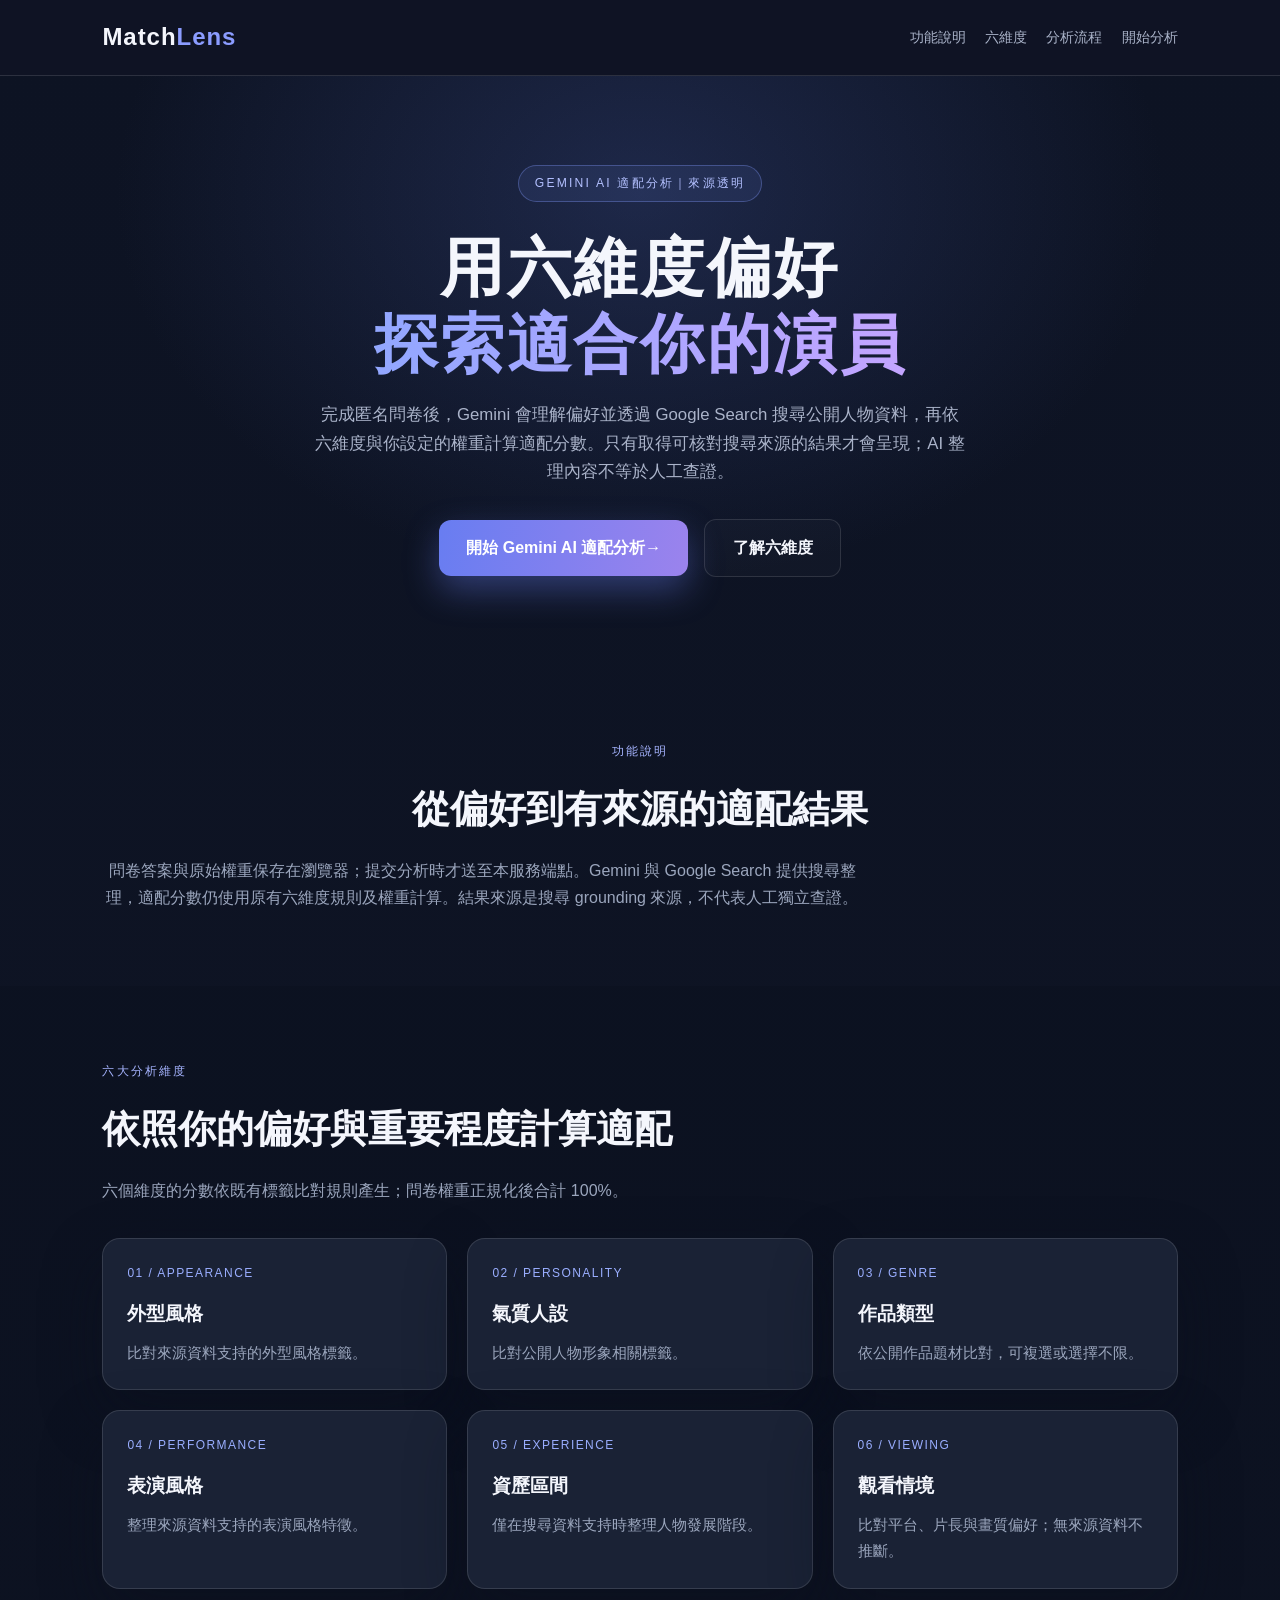
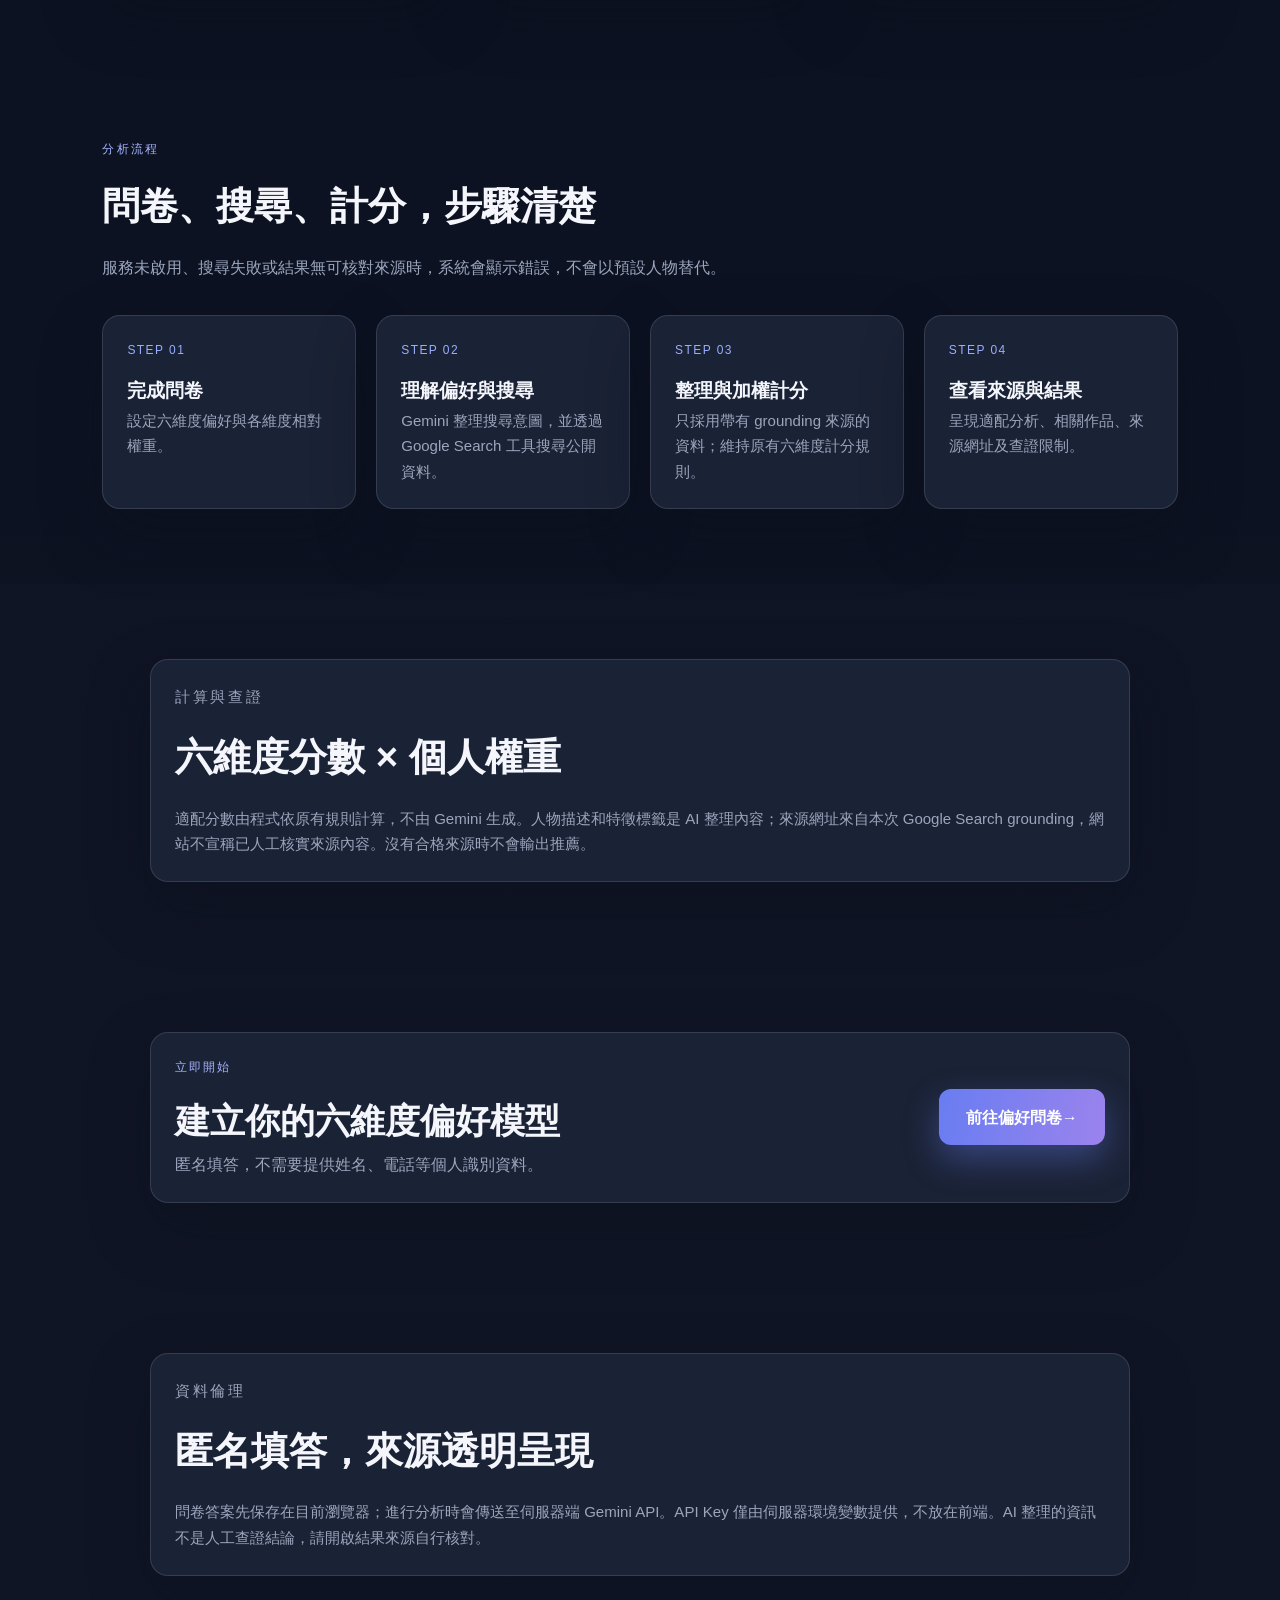
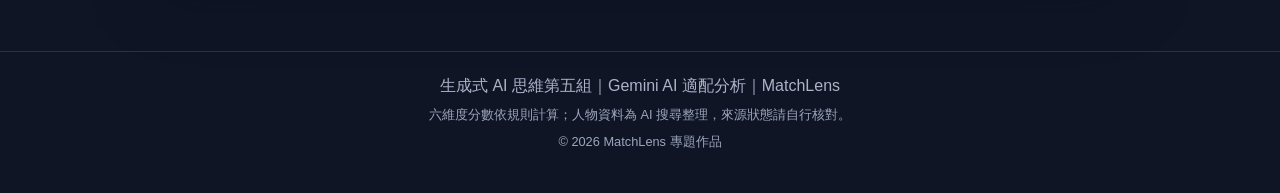
<file: index.html>
<!DOCTYPE html>
<html lang="zh-Hant">
  <head>
    <meta charset="UTF-8" />
    <meta name="viewport" content="width=device-width, initial-scale=1.0" />
    <meta name="theme-color" content="#101525" />
    <meta name="description" content="Gemini AI 適配分析：以六維度偏好、Google 搜尋來源與加權比對整理人物推薦。" />
    <title>Gemini AI 適配分析｜MatchLens</title>
    <link rel="stylesheet" href="styles.css" />
    <script src="app.js" defer></script>
  </head>
  <body>
    <header class="topbar">
      <a class="brand" href="index.html" aria-label="MatchLens 首頁">Match<span>Lens</span></a>
      <nav class="nav" aria-label="主導覽">
        <a href="#overview">功能說明</a>
        <a href="#dimensions">六維度</a>
        <a href="#process">分析流程</a>
        <a href="survey.html">開始分析</a>
      </nav>
    </header>
    <main>
      <section class="hero">
        <div class="badge">Gemini AI 適配分析｜來源透明</div>
        <h1>用六維度偏好<br /><span>探索適合你的演員</span></h1>
        <p>完成匿名問卷後，Gemini 會理解偏好並透過 Google Search 搜尋公開人物資料，再依六維度與你設定的權重計算適配分數。只有取得可核對搜尋來源的結果才會呈現；AI 整理內容不等於人工查證。</p>
        <div class="hero-actions">
          <a class="primary-btn" href="survey.html">開始 Gemini AI 適配分析 <span aria-hidden="true">→</span></a>
          <a class="secondary-btn" href="#dimensions">了解六維度</a>
        </div>
      </section>
      <section id="overview" class="section intro-section">
        <p class="section-tag">功能說明</p>
        <h2>從偏好到有來源的適配結果</h2>
        <p class="section-copy">問卷答案與原始權重保存在瀏覽器；提交分析時才送至本服務端點。Gemini 與 Google Search 提供搜尋整理，適配分數仍使用原有六維度規則及權重計算。結果來源是搜尋 grounding 來源，不代表人工獨立查證。</p>
      </section>
      <section id="dimensions" class="section dimension-section">
        <p class="section-tag">六大分析維度</p>
        <h2>依照你的偏好與重要程度計算適配</h2>
        <p class="section-copy">六個維度的分數依既有標籤比對規則產生；問卷權重正規化後合計 100%。</p>
        <div class="dimension-grid">
          <article class="dim-card"><div class="dim-number">01 / APPEARANCE</div><h3>外型風格</h3><p>比對來源資料支持的外型風格標籤。</p></article>
          <article class="dim-card"><div class="dim-number">02 / PERSONALITY</div><h3>氣質人設</h3><p>比對公開人物形象相關標籤。</p></article>
          <article class="dim-card"><div class="dim-number">03 / GENRE</div><h3>作品類型</h3><p>依公開作品題材比對，可複選或選擇不限。</p></article>
          <article class="dim-card"><div class="dim-number">04 / PERFORMANCE</div><h3>表演風格</h3><p>整理來源資料支持的表演風格特徵。</p></article>
          <article class="dim-card"><div class="dim-number">05 / EXPERIENCE</div><h3>資歷區間</h3><p>僅在搜尋資料支持時整理人物發展階段。</p></article>
          <article class="dim-card"><div class="dim-number">06 / VIEWING</div><h3>觀看情境</h3><p>比對平台、片長與畫質偏好；無來源資料不推斷。</p></article>
        </div>
      </section>
      <section id="process" class="section process-section">
        <p class="section-tag">分析流程</p><h2>問卷、搜尋、計分，步驟清楚</h2>
        <p class="section-copy">服務未啟用、搜尋失敗或結果無可核對來源時，系統會顯示錯誤，不會以預設人物替代。</p>
        <div class="process-grid">
          <article class="process-card"><div class="step-index">STEP 01</div><strong>完成問卷</strong><p>設定六維度偏好與各維度相對權重。</p></article>
          <article class="process-card"><div class="step-index">STEP 02</div><strong>理解偏好與搜尋</strong><p>Gemini 整理搜尋意圖，並透過 Google Search 工具搜尋公開資料。</p></article>
          <article class="process-card"><div class="step-index">STEP 03</div><strong>整理與加權計分</strong><p>只採用帶有 grounding 來源的資料；維持原有六維度計分規則。</p></article>
          <article class="process-card"><div class="step-index">STEP 04</div><strong>查看來源與結果</strong><p>呈現適配分析、相關作品、來源網址及查證限制。</p></article>
        </div>
      </section>
      <section class="section summary-section"><div class="summary-panel"><p class="section-tag">計算與查證</p><h2>六維度分數 × 個人權重</h2><p>適配分數由程式依原有規則計算，不由 Gemini 生成。人物描述和特徵標籤是 AI 整理內容；來源網址來自本次 Google Search grounding，網站不宣稱已人工核實來源內容。沒有合格來源時不會輸出推薦。</p></div></section>
      <section class="section cta-section"><div class="cta-box"><div><p class="section-tag">立即開始</p><h2>建立你的六維度偏好模型</h2><p class="section-copy">匿名填答，不需要提供姓名、電話等個人識別資料。</p></div><a class="primary-btn" href="survey.html">前往偏好問卷 <span aria-hidden="true">→</span></a></div></section>
      <aside class="section" aria-labelledby="ethics-title"><div class="summary-panel"><p class="section-tag">資料倫理</p><h2 id="ethics-title">匿名填答，來源透明呈現</h2><p>問卷答案先保存在目前瀏覽器；進行分析時會傳送至伺服器端 Gemini API。API Key 僅由伺服器環境變數提供，不放在前端。AI 整理的資訊不是人工查證結論，請開啟結果來源自行核對。</p></div></aside>
    </main>
    <footer class="footer"><p>生成式 AI 思維第五組｜Gemini AI 適配分析｜MatchLens</p><p class="footnote">六維度分數依規則計算；人物資料為 AI 搜尋整理，來源狀態請自行核對。</p></footer>
  </body>
</html>
</file>
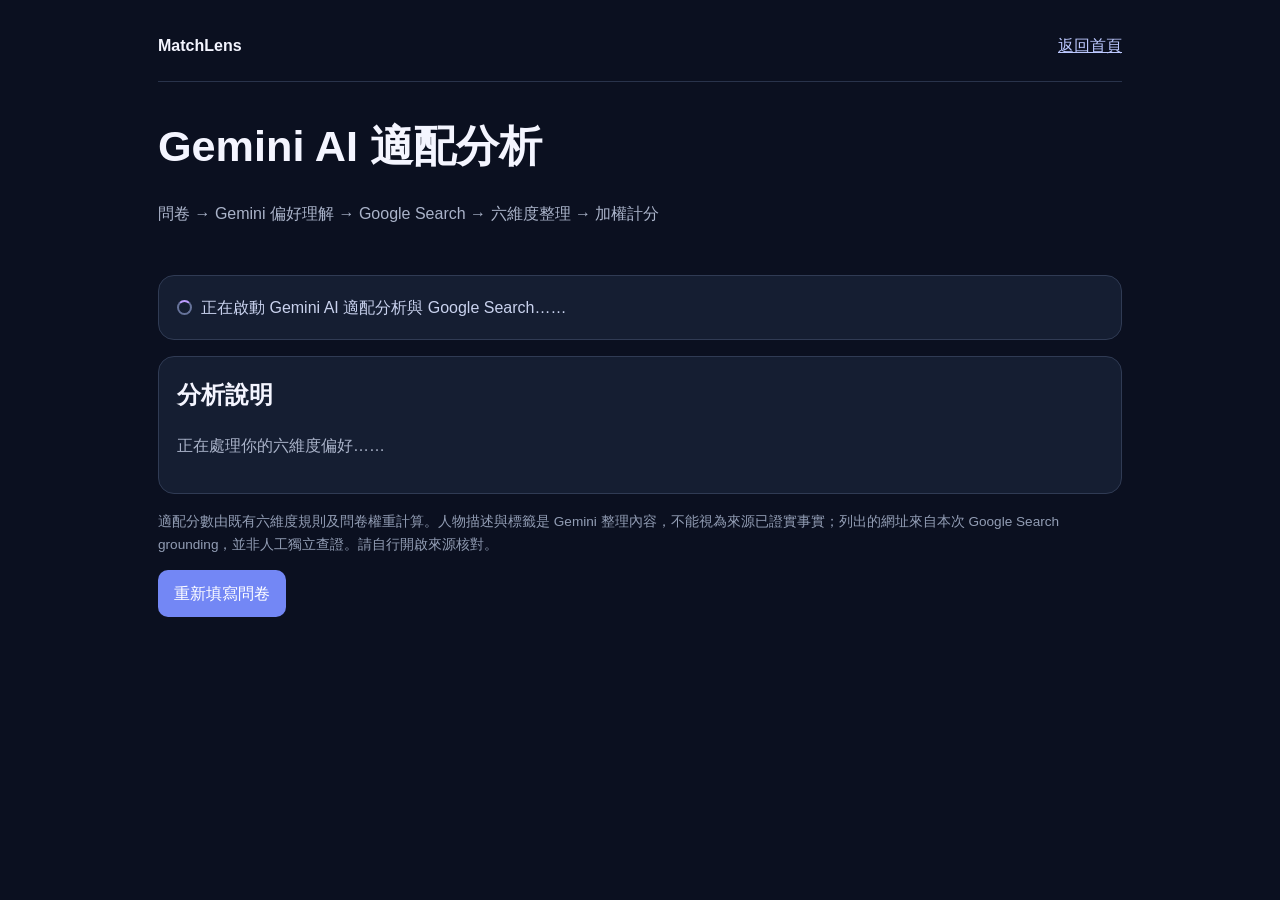
<file: result.html>
<!DOCTYPE html>
<html lang="zh-Hant">
<head>
  <meta charset="UTF-8">
  <meta name="viewport" content="width=device-width, initial-scale=1.0">
  <meta name="theme-color" content="#101525">
  <title>Gemini AI 適配分析｜MatchLens</title>
  <style>
    *{box-sizing:border-box}body{margin:0;background:#0b1020;color:#f4f5ff;font:16px/1.7 Arial,"Noto Sans TC",sans-serif}.container{max-width:1000px;margin:auto;padding:24px 18px 56px}header{display:flex;justify-content:space-between;align-items:center;padding:8px 0 22px;border-bottom:1px solid #29334b}a{color:#bdc9ff}.hero{padding:28px 0 16px}.hero h1{margin:0;font-size:clamp(1.8rem,5vw,2.7rem)}.muted{color:#aab3c9}.status,.card,.panel{border:1px solid #303b54;border-radius:16px;background:#151e32;padding:18px;margin:16px 0}.status{color:#c9d2ee}.status.error{border-color:#9c4c62;color:#ffbdc7}.spinner{display:inline-block;width:15px;height:15px;border:2px solid #66739a;border-top-color:#bd9cff;border-radius:50%;margin-right:9px;vertical-align:-2px;animation:spin 1s linear infinite}@keyframes spin{to{transform:rotate(360deg)}}.card h2,.panel h2{margin:0 0 4px}.score{font-size:1.55rem;font-weight:800;color:#bba9ff}.badge{display:inline-block;padding:3px 9px;border-radius:20px;background:#27314a;color:#cbd4f1;font-size:.8rem}.grid{display:grid;grid-template-columns:repeat(2,minmax(0,1fr));gap:10px}.detail{padding:10px;background:#10182a;border-radius:10px}.bar{height:6px;margin-top:5px;background:#303b54;border-radius:99px;overflow:hidden}.fill{height:100%;background:linear-gradient(90deg,#8297ff,#bba1ff)}.block{border-top:1px solid #303b54;margin-top:16px;padding-top:12px}.works{padding-left:20px}.actions{display:flex;gap:12px;flex-wrap:wrap;margin-top:14px}.button{display:inline-block;border:0;border-radius:10px;background:#7387f5;color:#fff;padding:10px 16px;text-decoration:none;cursor:pointer}.note{font-size:.85rem;color:#929db4}@media(max-width:600px){.container{padding:16px 14px 40px}.grid{grid-template-columns:1fr}header{gap:10px}}
    @media(prefers-reduced-motion:reduce){*,*::before,*::after{animation-duration:.01ms!important;transition-duration:.01ms!important}}
  </style>
</head>
<body>
  <div class="container">
    <header><strong>MatchLens</strong><a href="index.html">返回首頁</a></header>
    <section class="hero"><h1>Gemini AI 適配分析</h1><p class="muted">問卷 → Gemini 偏好理解 → Google Search → 六維度整理 → 加權計分</p></section>
    <div id="status" class="status" role="status" aria-live="polite"><span class="spinner" aria-hidden="true"></span>正在啟動 Gemini AI 適配分析與 Google Search……</div>
    <section class="panel"><h2>分析說明</h2><p id="summaryText" class="muted">正在處理你的六維度偏好……</p></section>
    <main id="results" aria-live="polite"></main>
    <p class="note">適配分數由既有六維度規則及問卷權重計算。人物描述與標籤是 Gemini 整理內容，不能視為來源已證實事實；列出的網址來自本次 Google Search grounding，並非人工獨立查證。請自行開啟來源核對。</p>
    <a class="button" href="survey.html">重新填寫問卷</a>
  </div>
  <script>
  (() => {
    'use strict';
    const PREFERENCE_KEY = 'matchlens_preferences';
    const DIMENSIONS = ['外型風格', '氣質人設', '作品類型', '表演風格', '資歷區間', '觀看情境'];
    const results = document.getElementById('results'); const status = document.getElementById('status'); const summary = document.getElementById('summaryText');
    const el = (tag, cls, text) => { const node = document.createElement(tag); if (cls) node.className = cls; if (text !== undefined) node.textContent = String(text); return node; };
    function showError(message) { status.className = 'status error'; status.textContent = message; results.replaceChildren(); }
    function addLinks(parent, urls) { const list = el('ul', 'works'); (Array.isArray(urls) ? urls : []).forEach(value => { try { const url = new URL(value); if (!['http:', 'https:'].includes(url.protocol)) return; const li = el('li'); const a = el('a', '', url.href); a.href = url.href; a.target = '_blank'; a.rel = 'noopener noreferrer'; li.append(a); list.append(li); } catch {} }); if (list.childElementCount) parent.append(list); else parent.append(el('p', 'muted', '沒有可核對的搜尋來源。')); }
    function render(data) {
      if (data.ok !== true || data.geminiEnabled !== true || data.searchPerformed !== true || !Array.isArray(data.ranking) || !data.ranking.length) throw new Error('API 回應缺少成功狀態、搜尋狀態或推薦資料；不顯示結果。');
      if (typeof data.model !== 'string' || data.sourceStatus !== 'google-search-grounded-not-independently-verified') throw new Error('API 回應未通過模型與來源狀態驗證；不顯示結果。');
      results.replaceChildren();
      data.ranking.forEach(person => {
        if (typeof person.name !== 'string' || !Number.isFinite(Number(person.score)) || !Array.isArray(person.dimensions) || person.dimensions.length !== 6 || !person.evidence || person.evidence.sourceStatus !== data.sourceStatus || !Array.isArray(person.evidence.sourceUrls) || !person.evidence.sourceUrls.length) throw new Error('推薦資料缺少完整六維度或搜尋來源；不顯示不完整結果。');
        const card = el('article', 'card'); card.append(el('span', 'badge', `推薦 ${person.rank}｜${person.category || '演員'}`), el('h2', '', person.name), el('div', 'score', `適配分數 ${Number(person.score).toFixed(1)}%`));
        if (person.description) card.append(el('p', 'muted', `Gemini 整理描述（未經人工獨立查證）：${person.description}`));
        const dims = el('section', 'block'); dims.append(el('h3', '', '六維度匹配分析')); const grid = el('div', 'grid');
        person.dimensions.forEach(item => { if (!DIMENSIONS.includes(item.name) || !Number.isFinite(Number(item.score)) || Number(item.score) < 0 || Number(item.score) > 100) throw new Error('維度資料不合法；不顯示結果。'); const box = el('div', 'detail'); box.append(el('strong', '', `${item.name}｜${Number(item.score)}%`)); const bar = el('div', 'bar'); const fill = el('div', 'fill'); fill.style.width = `${Number(item.score)}%`; bar.append(fill); box.append(bar); grid.append(box); }); dims.append(grid); card.append(dims);
        const reason = el('section', 'block'); reason.append(el('h3', '', 'Gemini AI 推薦理由'), el('p', '', data.recommendationReason || data.summary || 'Gemini 未提供推薦理由。'), el('p', 'muted', `模型：${data.model}。推薦理由是 AI 生成的整理內容，不是人工查證結論。`)); card.append(reason);
        const works = el('section', 'block'); works.append(el('h3', '', '相關作品（需自行核對來源）'));
        if (Array.isArray(person.works) && person.works.length) { const ul = el('ul', 'works'); person.works.forEach(work => { if (!work || typeof work.title !== 'string' || !Array.isArray(work.sourceUrls) || !work.sourceUrls.length) return; const li = el('li'); li.append(document.createTextNode(`${work.title}${work.type ? `｜${work.type}` : ''}${work.year ? `｜${work.year}` : ''}`)); addLinks(li, work.sourceUrls); ul.append(li); }); works.append(ul); } else works.append(el('p', 'muted', '沒有通過搜尋來源關聯驗證的作品資料。');
        const video = el('a', 'button', '搜尋相關影片'); video.href = `https://www.youtube.com/results?search_query=${encodeURIComponent(`${person.name} 作品 預告`)}`; video.target = '_blank'; video.rel = 'noopener noreferrer'; works.append(video); card.append(works);
        const source = el('section', 'block'); source.append(el('h3', '', '資料來源及查證狀態'), el('p', 'muted', 'Google Search grounding 引用；程式檢查人物姓名與搜尋引用關聯。這不是人工查證，也不保證來源內容真實或準確。')); addLinks(source, person.evidence.sourceUrls); card.append(source); results.append(card);
      });
    }
    async function init() {
      let preferences; try { preferences = JSON.parse(localStorage.getItem(PREFERENCE_KEY) || 'null'); } catch { showError('無法讀取本機問卷資料，請重新填寫問卷。'); return; }
      if (!preferences) { showError('尚未找到問卷資料，請先完成六維度問卷。'); return; }
      try {
        const response = await fetch('/api/recommendations', { method: 'POST', headers: { 'Content-Type': 'application/json' }, body: JSON.stringify(preferences) });
        let data; try { data = await response.json(); } catch { throw new Error('分析服務回傳格式無效；未產生推薦。'); }
        if (!response.ok || data.ok !== true) { showError(data.error || 'Gemini AI 適配分析服務尚未啟用或搜尋失敗；未產生推薦。'); summary.textContent = '服務不可用時不會回退至預設候選資料。'; return; }
        render(data); status.className = 'status'; status.textContent = '分析完成。請自行核對 Google Search 來源；AI 整理內容不是人工查證。'; summary.textContent = data.summary || data.preferenceSummary || '已完成有搜尋引用的六維度適配計算。';
      } catch (error) { showError(error.message || '無法連接 Gemini AI 適配分析服務；未顯示推薦結果。'); summary.textContent = '確認伺服器環境已設定 GEMINI_API_KEY，且帳戶/model 支援 Google Search grounding。'; }
    }
    init();
  })();
  </script>
</body>
</html>
</file>
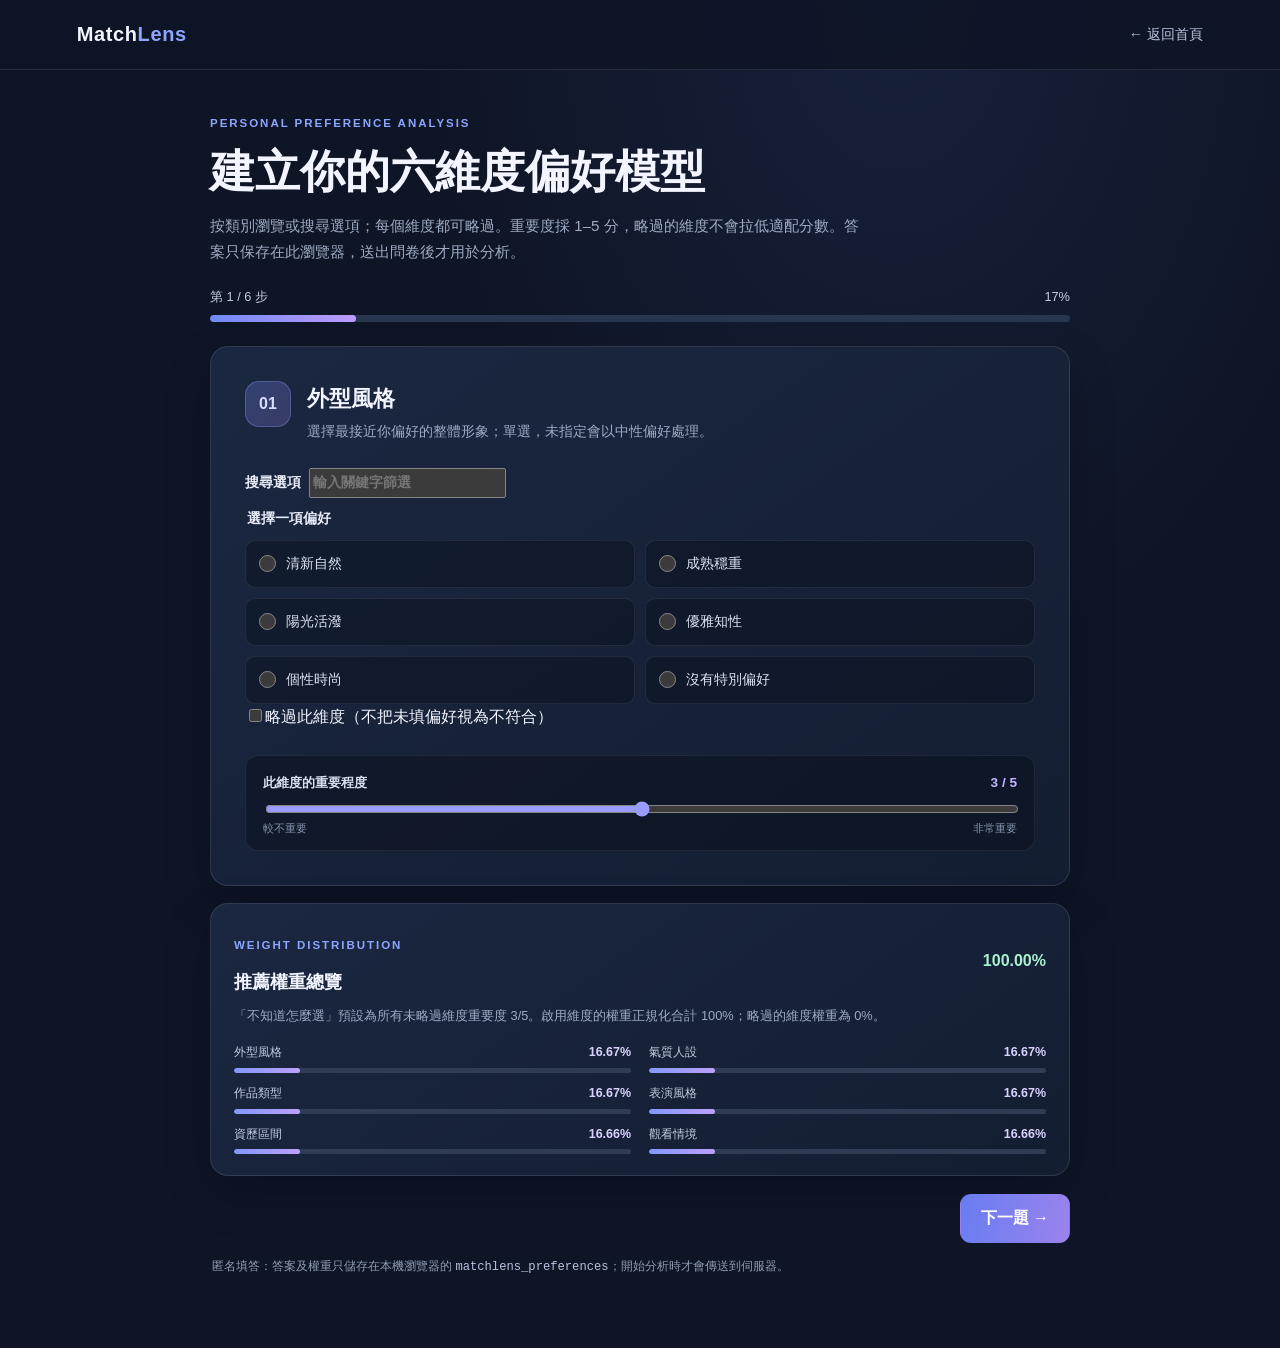
<file: survey.html>
<!DOCTYPE html>
<html lang="zh-Hant">
<head>
  <meta charset="UTF-8">
  <meta name="viewport" content="width=device-width, initial-scale=1.0">
  <meta name="theme-color" content="#101525">
  <meta name="description" content="使用可搜尋、分類的六維度偏好問卷建立個人化適配分析。">
  <title>六維度偏好問卷｜MatchLens</title>
  <link rel="stylesheet" href="survey.css">
  <script src="survey.js" defer></script>
</head>
<body>
  <header class="topbar">
    <a class="brand" href="index.html" aria-label="MatchLens 首頁">Match<span>Lens</span></a>
    <a class="back-link" href="index.html">← 返回首頁</a>
  </header>
  <main class="survey-shell">
    <section class="intro">
      <p class="eyebrow">PERSONAL PREFERENCE ANALYSIS</p>
      <h1>建立你的六維度偏好模型</h1>
      <p class="intro-copy">按類別瀏覽或搜尋選項；每個維度都可略過。重要度採 1–5 分，略過的維度不會拉低適配分數。答案只保存在此瀏覽器，送出問卷後才用於分析。</p>
      <div class="progress-meta"><span id="stepLabel">第 1 / 6 步</span><span id="progressPercent">17%</span></div>
      <div class="progress-track" role="progressbar" aria-label="問卷完成進度" aria-valuemin="1" aria-valuemax="6" aria-valuenow="1" id="progressTrack"><div id="progressFill"></div></div>
    </section>
    <form id="surveyForm" novalidate>
      <div id="questionPanels"></div>
      <section class="weight-summary" aria-labelledby="weightHeading">
        <div class="summary-heading"><div><p class="eyebrow">WEIGHT DISTRIBUTION</p><h2 id="weightHeading">推薦權重總覽</h2></div><strong id="weightTotal">100.00%</strong></div>
        <p class="summary-copy">「不知道怎麼選」預設為所有未略過維度重要度 3/5。啟用維度的權重正規化合計 100%；略過的維度權重為 0%。</p>
        <div id="weightSummary" class="weight-list"></div>
      </section>
      <div class="form-actions">
        <button type="button" class="btn btn-secondary" id="previousButton">上一題</button><span class="action-spacer"></span>
        <button type="button" class="btn btn-primary" id="nextButton">下一題 <span aria-hidden="true">→</span></button>
        <button type="submit" class="btn btn-primary" id="submitButton" hidden>開始 Gemini AI 適配分析</button>
      </div>
      <p class="privacy-note">匿名填答：答案及權重只儲存在本機瀏覽器的 <code>matchlens_preferences</code>；開始分析時才會傳送到伺服器。</p>
      <div id="formMessage" class="form-message" role="status" aria-live="polite" hidden></div>
    </form>
  </main>
</body>
</html>
</file>
<file: styles.css>
:root {
  --bg: #101525;
  --bg-soft: #141d2f;
  --panel: #1a2235;
  --panel-strong: #202b43;
  --line: rgba(255, 255, 255, 0.12);
  --text: #f4f6fc;
  --muted: #aab3c9;
  --soft: #9ba6bd;
  --primary: #8b9cff;
  --primary-strong: #687df1;
  --purple: #b39cff;
  --shadow: 0 24px 60px rgba(10, 15, 28, 0.45);
}

* {
  box-sizing: border-box;
  margin: 0;
  padding: 0;
}

html {
  scroll-behavior: smooth;
}

body {
  font-family: "Noto Sans TC", "Segoe UI", Arial, sans-serif;
  background: linear-gradient(180deg, #0d1323 0%, #101525 100%);
  color: var(--text);
  line-height: 1.7;
}

img {
  max-width: 100%;
  display: block;
}

a {
  color: inherit;
  text-decoration: none;
}

.topbar {
  position: sticky;
  top: 0;
  z-index: 20;
  display: flex;
  align-items: center;
  justify-content: space-between;
  min-height: 76px;
  padding: 12px 8%;
  background: rgba(16, 21, 37, 0.9);
  backdrop-filter: blur(12px);
  border-bottom: 1px solid var(--line);
}

.brand {
  font-size: 1.5rem;
  font-weight: 800;
  letter-spacing: 0.04em;
}

.brand span {
  color: var(--primary);
}

.nav {
  display: flex;
  align-items: center;
  gap: 1.2rem;
  flex-wrap: wrap;
}

.nav a {
  font-size: 0.85rem;
  color: var(--muted);
  transition: color 0.2s ease;
}

.nav a:hover,
.nav a:focus-visible {
  color: var(--purple);
}

.hero {
  min-height: 590px;
  display: flex;
  flex-direction: column;
  justify-content: center;
  align-items: center;
  text-align: center;
  padding: 80px 20px;
  background: radial-gradient(ellipse at 50% 20%, rgba(57, 74, 135, 0.38), transparent 58%);
}

.badge {
  display: inline-block;
  padding: 0.45rem 1rem;
  border: 1px solid rgba(101, 120, 200, 0.5);
  background: rgba(101, 120, 200, 0.12);
  color: #b3c0ff;
  border-radius: 999px;
  font-size: 0.76rem;
  letter-spacing: 0.18em;
  text-transform: uppercase;
  margin-bottom: 1.8rem;
}

.hero h1 {
  font-size: clamp(2.5rem, 5vw, 4.3rem);
  line-height: 1.18;
  letter-spacing: 0.04em;
  margin-bottom: 1.2rem;
}

.hero h1 span {
  background: linear-gradient(90deg, #92a7ff, #c3a5ff);
  -webkit-background-clip: text;
  background-clip: text;
  color: transparent;
}

.hero p {
  max-width: 650px;
  color: var(--muted);
  font-size: 1.05rem;
  margin-bottom: 2rem;
}

.hero-actions {
  display: flex;
  align-items: center;
  justify-content: center;
  flex-wrap: wrap;
  gap: 1rem;
}

.primary-btn,
.secondary-btn {
  display: inline-flex;
  align-items: center;
  justify-content: center;
  min-height: 50px;
  padding: 0.9rem 1.7rem;
  border-radius: 12px;
  font-weight: 700;
  transition: transform 0.25s ease, box-shadow 0.25s ease, border-color 0.25s ease;
}

.primary-btn {
  background: linear-gradient(100deg, var(--primary-strong), #9b83ed);
  color: white;
  box-shadow: 0 14px 34px rgba(104, 125, 241, 0.38);
}

.secondary-btn {
  border: 1px solid rgba(255, 255, 255, 0.12);
  background: rgba(255, 255, 255, 0.02);
  color: var(--text);
}

.primary-btn:hover,
.primary-btn:focus-visible,
.secondary-btn:hover,
.secondary-btn:focus-visible {
  transform: translateY(-2px);
}

.section {
  padding: 75px 8%;
}

.section-tag {
  color: #a6b4ff;
  font-size: 0.74rem;
  letter-spacing: 0.18em;
  text-transform: uppercase;
  margin-bottom: 0.9rem;
}

.section h2 {
  font-size: clamp(1.7rem, 3vw, 2.5rem);
  margin-bottom: 1rem;
}

.section-copy {
  max-width: 760px;
  color: var(--soft);
  font-size: 1rem;
}

.intro-section,
.summary-section {
  text-align: center;
}

.dimension-section,
.process-section {
  background: rgba(10, 15, 28, 0.4);
}

.dimension-grid,
.process-grid {
  display: grid;
  gap: 1.25rem;
  margin-top: 2.1rem;
}

.dimension-grid {
  grid-template-columns: repeat(3, minmax(0, 1fr));
}

.process-grid {
  grid-template-columns: repeat(4, minmax(0, 1fr));
}

.dim-card,
.process-card,
.summary-panel,
.cta-box {
  background: var(--panel);
  border: 1px solid var(--line);
  border-radius: 18px;
  padding: 1.5rem;
  box-shadow: var(--shadow);
}

.dim-card,
.process-card {
  transition: transform 0.2s ease, border-color 0.2s ease, background 0.2s ease;
}

.dim-card:hover,
.dim-card:focus-within,
.process-card:hover,
.process-card:focus-within {
  transform: translateY(-5px);
  border-color: rgba(139, 156, 255, 0.7);
  background: var(--panel-strong);
}

.dim-number,
.step-index {
  color: #9aaeff;
  font-size: 0.75rem;
  letter-spacing: 0.12em;
  margin-bottom: 0.9rem;
}

.dim-card h3,
.process-card strong {
  font-size: 1.2rem;
  margin-bottom: 0.6rem;
}

.dim-card p,
.process-card p,
.summary-panel p {
  color: var(--soft);
  font-size: 0.94rem;
}

.summary-panel {
  max-width: 980px;
  margin: 0 auto;
  text-align: left;
}

.cta-box {
  display: flex;
  align-items: center;
  justify-content: space-between;
  gap: 1rem;
  max-width: 980px;
  margin: 0 auto;
}

.cta-box h2 {
  margin: 0;
  font-size: clamp(1.5rem, 2.8vw, 2.2rem);
}

.footer {
  border-top: 1px solid var(--line);
  padding: 1.3rem 8% 2.5rem;
  text-align: center;
  color: var(--muted);
}

.footnote {
  margin-top: 0.3rem;
  font-size: 0.8rem;
  color: var(--soft);
}

@media (max-width: 920px) {
  .dimension-grid {
    grid-template-columns: repeat(2, minmax(0, 1fr));
  }

  .process-grid {
    grid-template-columns: repeat(2, minmax(0, 1fr));
  }
}

@media (max-width: 640px) {
  .topbar {
    flex-direction: column;
    justify-content: center;
    gap: 0.7rem;
    padding-top: 1rem;
    padding-bottom: 1rem;
  }

  .nav {
    justify-content: center;
  }

  .hero {
    min-height: 500px;
    padding-top: 60px;
    padding-bottom: 60px;
  }

  .hero p {
    font-size: 0.98rem;
  }

  .dimension-grid,
  .process-grid {
    grid-template-columns: 1fr;
  }

  .cta-box {
    flex-direction: column;
    align-items: flex-start;
  }

  .primary-btn,
  .secondary-btn {
    width: 100%;
  }

  .hero-actions {
    width: 100%;
    flex-direction: column;
  }
}
</file>
<file: survey.css>
* { box-sizing: border-box; }
:root {
  color-scheme: dark;
  --bg: #0e1526;
  --surface: #172137;
  --surface-raised: #1d2a44;
  --line: rgba(255,255,255,.1);
  --text: #f2f5ff;
  --muted: #9daac2;
  --blue: #8ea5ff;
  --purple: #b39cff;
  --green: #a9f0cf;
  --red: #ffabb8;
}
html { min-width: 320px; background: var(--bg); }
body {
  min-height: 100vh;
  margin: 0;
  background: radial-gradient(ellipse at 70% 0%, rgba(84,101,186,.14), transparent 38%), var(--bg);
  color: var(--text);
  font-family: "Noto Sans TC", Arial, sans-serif;
  line-height: 1.65;
}
button, select, input { font: inherit; }
.topbar {
  min-height: 70px;
  padding: 12px clamp(18px, 6vw, 88px);
  display: flex;
  align-items: center;
  justify-content: space-between;
  border-bottom: 1px solid var(--line);
  background: rgba(14,21,38,.85);
}
.brand { color: var(--text); font-weight: 800; font-size: 1.25rem; letter-spacing: .03em; text-decoration: none; }
.brand span { color: var(--blue); }
.back-link { color: #b9c5df; font-size: .9rem; text-decoration: none; }
.back-link:hover, .back-link:focus-visible { color: var(--purple); }
.survey-shell { width: min(860px, calc(100% - 32px)); margin: 44px auto 72px; }
.intro { margin-bottom: 24px; }
.eyebrow { color: var(--blue); font-size: .72rem; letter-spacing: .17em; font-weight: 700; }
.intro h1 { margin: 7px 0 8px; font-size: clamp(1.9rem, 5vw, 2.8rem); line-height: 1.2; }
.intro-copy { max-width: 650px; color: var(--muted); font-size: .95rem; }
.progress-meta { display: flex; justify-content: space-between; margin: 22px 0 8px; color: #c4cce0; font-size: .8rem; }
.progress-track { height: 7px; border-radius: 999px; overflow: hidden; background: #293650; }
.progress-track > div { height: 100%; width: 16.6667%; border-radius: inherit; background: linear-gradient(90deg, #7189f6, #bd9cff); transition: width .25s ease; }
.question-card, .weight-summary { border: 1px solid var(--line); background: linear-gradient(145deg, rgba(28,41,66,.96), rgba(20,30,50,.98)); border-radius: 18px; box-shadow: 0 18px 48px rgba(0,0,0,.2); }
.question-card { padding: clamp(20px, 5vw, 34px); }
.question-card[hidden], [hidden] { display: none !important; }
.question-heading { display: flex; align-items: flex-start; gap: 16px; margin-bottom: 24px; }
.question-number { flex: 0 0 46px; width: 46px; height: 46px; display: grid; place-items: center; border-radius: 14px; color: #d7ddff; background: linear-gradient(135deg, rgba(119,139,255,.27), rgba(178,143,255,.2)); border: 1px solid rgba(151,164,255,.3); font-weight: 800; }
.question-heading h2 { margin: 0 0 4px; font-size: 1.35rem; }
.question-heading p { margin: 0; color: var(--muted); font-size: .9rem; }
.field-label, .choice-fieldset legend { display: flex; align-items: center; gap: 8px; margin: 0 0 9px; color: #e7ebf7; font-size: .9rem; font-weight: 650; }
.required-mark { display: inline-flex; align-items: center; border-radius: 999px; padding: 2px 8px; color: #c9d2ee; background: rgba(255,255,255,.07); font-size: .68rem; font-weight: 500; }
select { width: 100%; min-height: 48px; padding: 10px 13px; border: 1px solid #3b4965; border-radius: 10px; outline: none; background-color: #111a2c; color: var(--text); }
select:focus { border-color: var(--blue); box-shadow: 0 0 0 3px rgba(142,165,255,.18); }
.sub-field { margin-top: 18px; }
.weight-control { margin-top: 25px; padding: 16px 17px 12px; border: 1px solid rgba(255,255,255,.07); border-radius: 13px; background: rgba(10,16,29,.48); }
.weight-label { display: flex; justify-content: space-between; align-items: center; gap: 12px; margin-bottom: 7px; }
.weight-label label { color: #d7deee; font-size: .84rem; font-weight: 600; }
.weight-label output { color: #c5b5ff; font-weight: 750; font-size: .85rem; }
input[type="range"] { display: block; width: 100%; accent-color: #9a9cff; cursor: pointer; }
.range-hints { display: flex; justify-content: space-between; color: #8491aa; font-size: .7rem; }
.choice-fieldset { border: 0; padding: 0; margin: 0; min-width: 0; }
.choice-grid { display: grid; grid-template-columns: repeat(2, minmax(0, 1fr)); gap: 10px; }
.choice { min-height: 48px; display: flex; align-items: center; gap: 10px; padding: 11px 13px; border: 1px solid rgba(255,255,255,.08); border-radius: 10px; background: rgba(10,16,29,.45); cursor: pointer; color: #dce3f2; font-size: .9rem; }
.choice:has(input:checked) { border-color: rgba(142,165,255,.65); background: rgba(115,136,246,.13); }
.choice input { width: 17px; height: 17px; margin: 0; accent-color: #9a9cff; }
.choice-unlimited { grid-column: 1 / -1; border-style: dashed; }
.field-error { color: var(--red); font-size: .82rem; margin: 10px 0 0; }
.weight-summary { margin-top: 17px; padding: 21px 23px; }
.summary-heading { display: flex; justify-content: space-between; align-items: center; gap: 12px; }
.summary-heading h2 { margin: 3px 0 0; font-size: 1.15rem; }
.summary-heading > strong { color: var(--green); font-size: 1rem; }
.summary-copy { max-width: 680px; color: var(--muted); font-size: .8rem; margin: 8px 0 16px; }
.weight-list { display: grid; grid-template-columns: repeat(2, minmax(0, 1fr)); gap: 10px 18px; }
.weight-item { min-width: 0; }
.weight-item-head { display: flex; justify-content: space-between; gap: 8px; margin-bottom: 5px; font-size: .78rem; color: #c3cce0; }
.weight-item-head strong { color: #d8d1ff; font-variant-numeric: tabular-nums; }
.weight-bar { height: 5px; background: #303b54; border-radius: 999px; overflow: hidden; }
.weight-bar > span { display: block; height: 100%; border-radius: inherit; background: linear-gradient(90deg, #8297ff, #bba1ff); }
.form-actions { display: flex; align-items: center; gap: 10px; margin-top: 18px; }
.action-spacer { flex: 1; }
.btn { min-height: 46px; padding: 10px 20px; border: 1px solid transparent; border-radius: 11px; color: white; font-weight: 700; cursor: pointer; transition: transform .18s ease, filter .18s ease; }
.btn:hover { transform: translateY(-1px); filter: brightness(1.08); }
.btn:focus-visible { outline: 2px solid #fff; outline-offset: 3px; }
.btn-primary { background: linear-gradient(100deg, #687df1, #9b83ed); }
.btn-secondary { background: rgba(255,255,255,.06); border-color: var(--line); color: #d6deef; }
.privacy-note { margin: 13px 2px; color: #8e9bb3; font-size: .76rem; }
.privacy-note code { color: #b6c3e1; }
.form-message { padding: 15px 17px; border-radius: 11px; border: 1px solid rgba(169,240,207,.18); background: rgba(32,58,53,.65); color: var(--green); font-size: .9rem; }
.form-message.error { border-color: rgba(255,171,184,.25); background: rgba(75,34,47,.65); color: var(--red); }
.form-message a { color: #e4ddff; font-weight: 700; text-decoration: underline; }
@media (max-width: 600px) {
  .topbar { min-height: 62px; padding: 10px 17px; }
  .survey-shell { width: min(100% - 26px, 860px); margin: 28px auto 48px; }
  .question-card { border-radius: 15px; }
  .question-heading { gap: 12px; }
  .question-number { flex-basis: 40px; width: 40px; height: 40px; border-radius: 12px; }
  .choice-grid, .weight-list { grid-template-columns: 1fr; }
  .choice-unlimited { grid-column: auto; }
  .weight-summary { padding: 18px; }
  .form-actions { display: grid; grid-template-columns: 1fr 1fr; }
  .action-spacer { display: none; }
  .btn { width: 100%; padding-inline: 12px; }
  .form-actions #submitButton { grid-column: 1 / -1; }
}
@media (prefers-reduced-motion: reduce) {
  *, *::before, *::after { scroll-behavior: auto !important; transition-duration: .01ms !important; }
}
</file>
